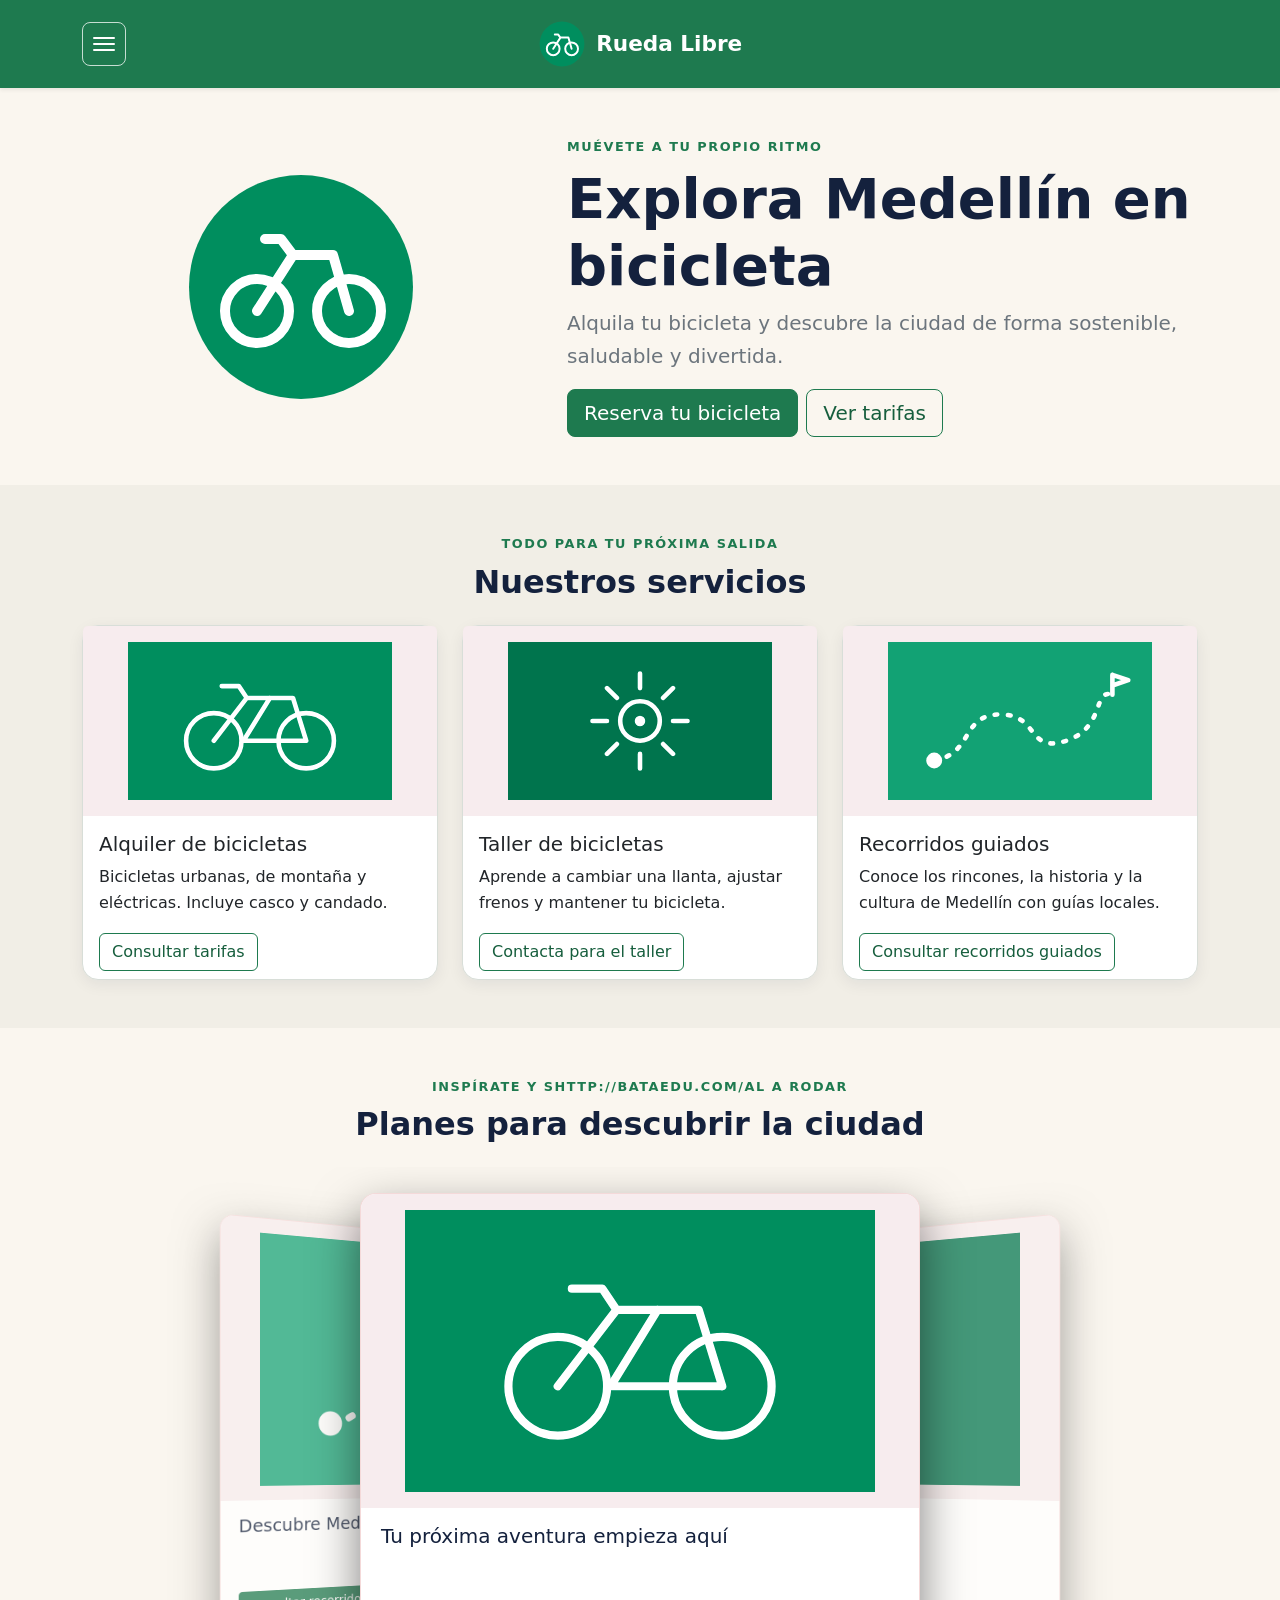
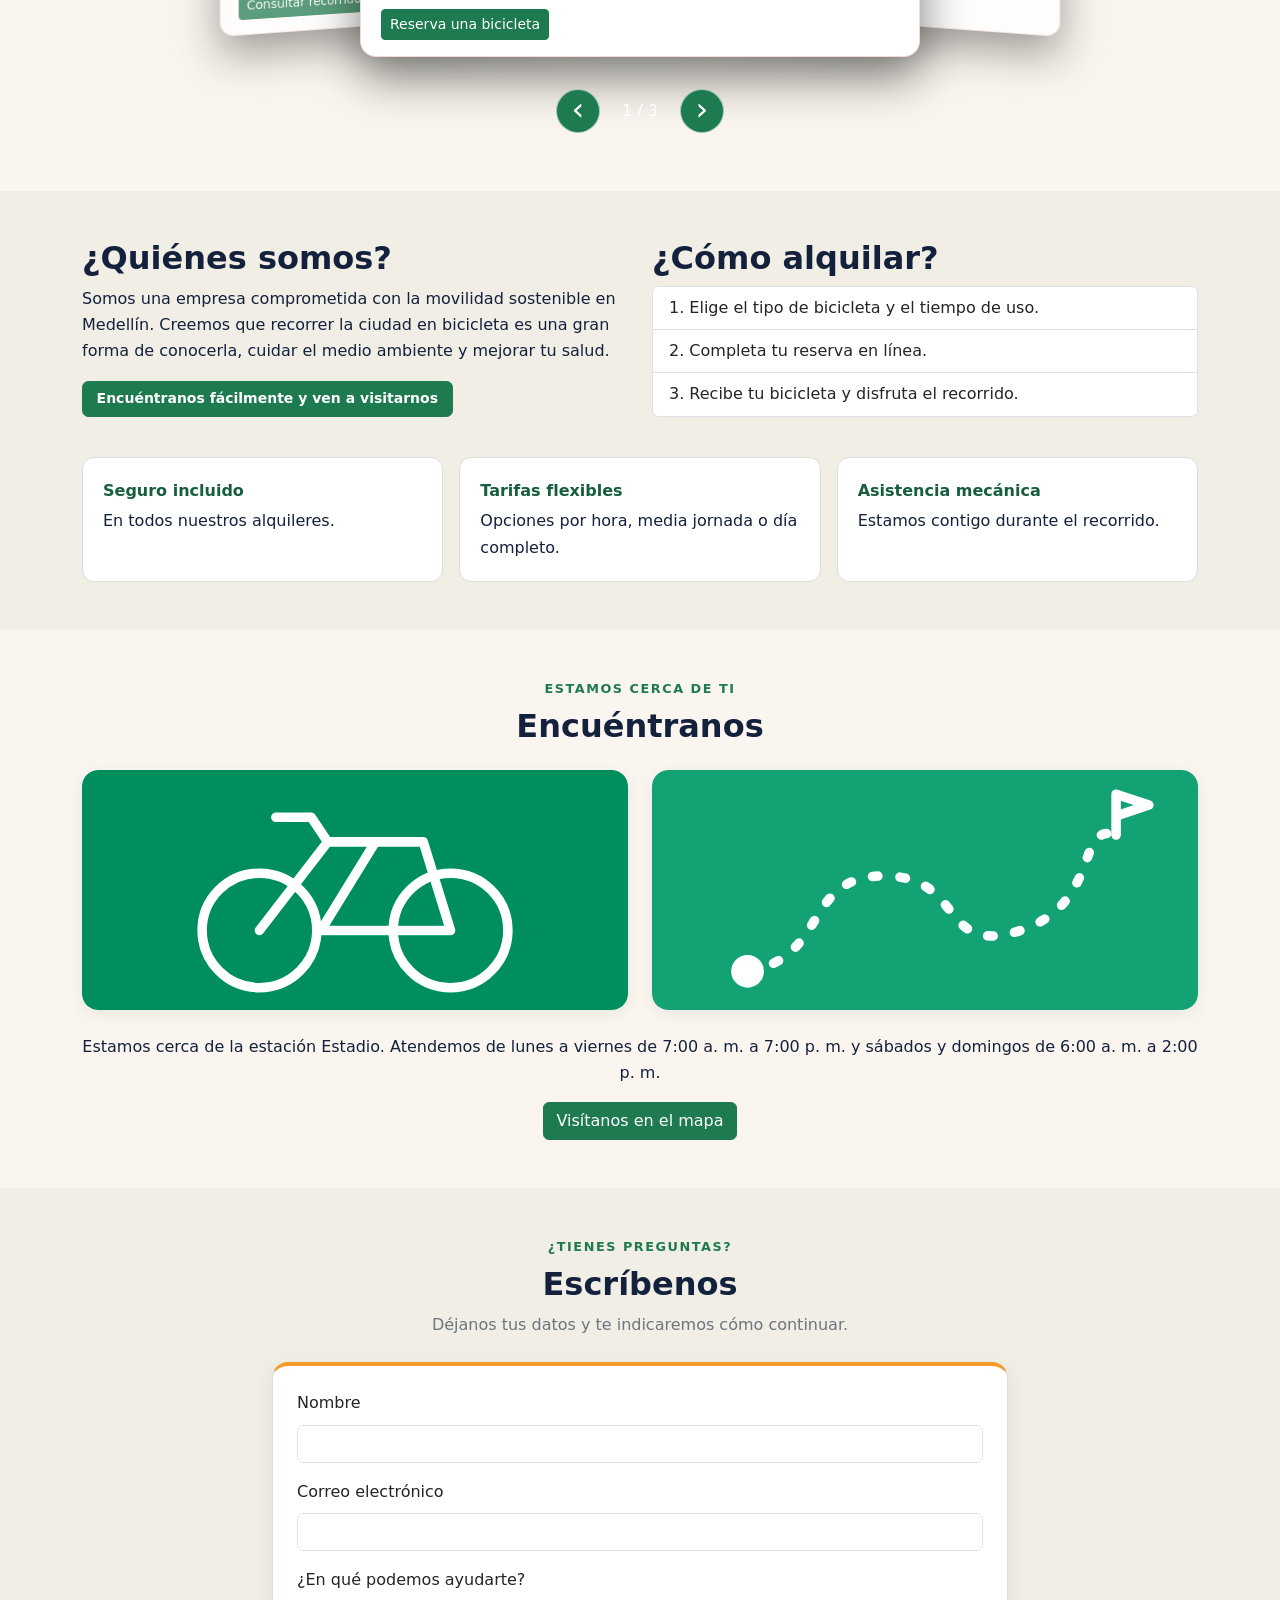
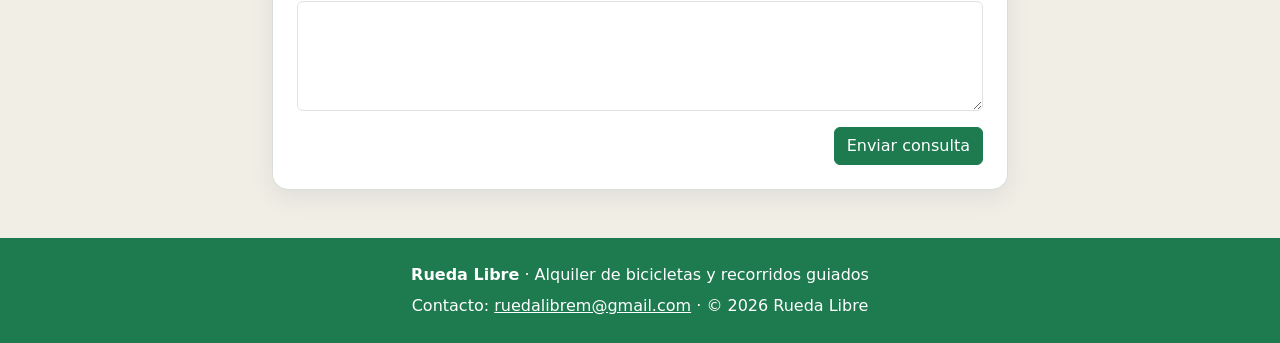
<file: index.html>
<!DOCTYPE html>
<html lang="es">
<head>
    <meta charset="UTF-8">
    <meta name="viewport" content="width=device-width, initial-scale=1">
    <meta name="description" content="Alquiler de bicicletas y recorridos guiados en Medellín.">
    <title>Rueda Libre | Bicicletas y recorridos</title>
    <link href="https://cdn.jsdelivr.net/npm/bootstrap@5.3.8/dist/css/bootstrap.min.css" rel="stylesheet">
    <link rel="stylesheet" href="bootstrap-theme.css">
    <link rel="stylesheet" href="carousel.css">
</head>
<body>
    <a class="skip-link" href="#contenido-principal">Saltar al contenido principal</a>
    <nav class="navbar navbar-dark bg-primary sticky-top shadow-sm site-navbar" aria-label="Navegación principal">
        <div class="container">
            <a class="navbar-brand" href="index.html">
                <img src="img/logo.svg" alt="" width="42" height="42">
                <span>Rueda Libre</span>
            </a>
            <details class="navbar-menu">
                <summary aria-controls="menuPrincipalLinks">
                    <span class="visually-hidden">Abrir o cerrar el menú de navegación</span>
                    <span class="menu-icon" aria-hidden="true"><span></span><span></span><span></span></span>
                </summary>
                <ul class="navbar-nav" id="menuPrincipalLinks">
                    <li class="nav-item"><a class="nav-link active" aria-current="page" href="index.html">Inicio</a></li>
                    <li class="nav-item"><a class="nav-link" href="paginas/contactanos.html">Contáctanos</a></li>
                    <li class="nav-item"><a class="nav-link" href="paginas/reservas.html">Reservas</a></li>
                    <li class="nav-item"><a class="nav-link" href="paginas/tarifas.html">Tarifas y rutas</a></li>
                </ul>
            </details>
        </div>
    </nav>

    <main id="contenido-principal" tabindex="-1">
        <section class="container py-5">
            <div class="row align-items-center g-4 g-lg-5">
                <div class="col-12 col-md-5 text-center">
                    <img class="img-fluid hero-logo" src="img/logo.svg" alt="Logo de Rueda Libre">
                </div>
                <div class="col-12 col-md-7 text-center text-md-start">
                    <p class="eyebrow mb-2">Muévete a tu propio ritmo</p>
                    <h1 class="display-4 fw-bold">Explora Medellín en bicicleta</h1>
                    <p class="lead text-secondary">Alquila tu bicicleta y descubre la ciudad de forma sostenible, saludable y divertida.</p>
                    <div class="d-flex flex-column flex-sm-row gap-2 justify-content-center justify-content-md-start">
                        <a class="btn btn-primary btn-lg" href="paginas/reservas.html">Reserva tu bicicleta</a>
                        <a class="btn btn-outline-primary btn-lg" href="paginas/tarifas.html">Ver tarifas</a>
                    </div>
                </div>
            </div>
        </section>

        <section class="bg-light py-5" aria-labelledby="servicios-title">
            <div class="container">
                <div class="text-center mb-4">
                    <p class="eyebrow mb-2">Todo para tu próxima salida</p>
                    <h2 class="section-title" id="servicios-title">Nuestros servicios</h2>
                </div>
                <div class="row row-cols-1 row-cols-sm-2 row-cols-lg-3 g-4">
                    <div class="col">
                        <article class="card h-100 service-card">
                            <img src="img/alquiler.svg" class="card-img-top service-image" alt="Ilustración de bicicleta para alquilar">
                            <div class="card-body">
                                <h3 class="card-title h5">Alquiler de bicicletas</h3>
                                <p class="card-text">Bicicletas urbanas, de montaña y eléctricas. Incluye casco y candado.</p>
                            </div>
                            <div class="card-footer bg-transparent border-0 pt-0"><a href="paginas/tarifas.html" class="btn btn-outline-primary">Consultar tarifas</a></div>
                        </article>
                    </div>
                    <div class="col">
                        <article class="card h-100 service-card">
                            <img src="img/taller.svg" class="card-img-top service-image" alt="Ilustración de taller de bicicletas">
                            <div class="card-body">
                                <h3 class="card-title h5">Taller de bicicletas</h3>
                                <p class="card-text">Aprende a cambiar una llanta, ajustar frenos y mantener tu bicicleta.</p>
                            </div>
                            <div class="card-footer bg-transparent border-0 pt-0"><a href="paginas/contactanos.html" class="btn btn-outline-primary">Contacta para el taller</a></div>
                        </article>
                    </div>
                    <div class="col">
                        <article class="card h-100 service-card">
                            <img src="img/recorridos.svg" class="card-img-top service-image" alt="Ilustración de recorrido guiado">
                            <div class="card-body">
                                <h3 class="card-title h5">Recorridos guiados</h3>
                                <p class="card-text">Conoce los rincones, la historia y la cultura de Medellín con guías locales.</p>
                            </div>
                            <div class="card-footer bg-transparent border-0 pt-0"><a href="paginas/tarifas.html#recorridos" class="btn btn-outline-primary">Consultar recorridos guiados</a></div>
                        </article>
                    </div>
                </div>
            </div>
        </section>

        <section class="container py-5" aria-labelledby="promociones-title">
            <div class="text-center mb-4">
                <p class="eyebrow mb-2">Inspírate y shttp://bataedu.com/al a rodar</p>
                <h2 class="section-title" id="promociones-title">Planes para descubrir la ciudad</h2>
            </div>
            <div id="promo-carousel"  class="three-d-carousel promo-carousel" data-carousel="promotions" data-image-prefix="img/" data-carousel-interval="5000" role="region" aria-roledescription="carrusel" aria-label="Promociones de Rueda Libre">
                <div class="three-d-track" aria-live="off"></div>
                <div class="three-d-controls">
                    <button class="three-d-button three-d-prev" type="button" aria-label="Promoción anterior">‹</button>
                    <span class="three-d-count" aria-hidden="true"></span>
                    <button class="three-d-button three-d-next" type="button" aria-label="Siguiente promoción">›</button>
                </div>
            </div>
        </section>

        <section class="bg-light py-5">
            <div class="container">
                <div class="row g-4">
                    <div class="col-12 col-lg-6">
                        <h2 class="section-title">¿Quiénes somos?</h2>
                        <p>Somos una empresa comprometida con la movilidad sostenible en Medellín. Creemos que recorrer la ciudad en bicicleta es una gran forma de conocerla, cuidar el medio ambiente y mejorar tu salud.</p>
                        <a href="#encuentranos" class="boton-visita">Encuéntranos fácilmente y ven a visitarnos</a>
                    </div>
                    <div class="col-12 col-lg-6">
                        <h2 class="section-title">¿Cómo alquilar?</h2>
                        <ol class="list-group list-group-numbered">
                            <li class="list-group-item">Elige el tipo de bicicleta y el tiempo de uso.</li>
                            <li class="list-group-item">Completa tu reserva en línea.</li>
                            <li class="list-group-item">Recibe tu bicicleta y disfruta el recorrido.</li>
                        </ol>
                    </div>
                </div>
                <div class="row g-3 mt-4">
                    <div class="col-12 col-md-4"><div class="benefit h-100"><strong>Seguro incluido</strong><span>En todos nuestros alquileres.</span></div></div>
                    <div class="col-12 col-md-4"><div class="benefit h-100"><strong>Tarifas flexibles</strong><span>Opciones por hora, media jornada o día completo.</span></div></div>
                    <div class="col-12 col-md-4"><div class="benefit h-100"><strong>Asistencia mecánica</strong><span>Estamos contigo durante el recorrido.</span></div></div>
                </div>
            </div>
        </section>

        <section class="container py-5" id="encuentranos">
            <div class="text-center mb-4">
                <p class="eyebrow mb-2">Estamos cerca de ti</p>
                <h2 class="section-title">Encuéntranos</h2>
            </div>
            <div class="row row-cols-1 row-cols-md-2 g-4 justify-content-center mb-4">
                <div class="col"><a class="location-link" href="paginas/reservas.html" aria-label="Ir a reservas de bicicletas"><img class="img-fluid rounded-4 location-image" src="img/alquiler.svg" alt="Bicicletas disponibles para alquiler"></a></div>
                <div class="col"><a class="location-link" href="https://www.google.com/maps" target="_blank" rel="noopener noreferrer" aria-label="Abrir la ubicación en Google Maps"><img class="img-fluid rounded-4 location-image" src="img/recorridos.svg" alt="Rutas para recorrer Medellín"></a></div>
            </div>
            <div class="text-center">
                <p>Estamos cerca de la estación Estadio. Atendemos de lunes a viernes de 7:00 a. m. a 7:00 p. m. y sábados y domingos de 6:00 a. m. a 2:00 p. m.</p>
                <a class="btn btn-primary" href="https://www.google.com/maps" target="_blank" rel="noopener noreferrer">Visítanos en el mapa</a>
            </div>
        </section>

        <section class="bg-light py-5" aria-labelledby="consulta-title">
            <div class="container">
                <div class="row justify-content-center">
                    <div class="col-12 col-lg-8">
                        <header class="text-center mb-4">
                            <p class="eyebrow mb-2">¿Tienes preguntas?</p>
                            <h2 class="section-title" id="consulta-title">Escríbenos</h2>
                            <p class="text-secondary">Déjanos tus datos y te indicaremos cómo continuar.</p>
                        </header>
                        <form id="consulta-form" class="card form-card p-3 p-md-4">
                            <div class="mb-3">
                                <label class="form-label" for="consulta-nombre">Nombre</label>
                                <input class="form-control" type="text" id="consulta-nombre" name="nombre" autocomplete="name" required minlength="2">
                            </div>
                            <div class="mb-3">
                                <label class="form-label" for="consulta-correo">Correo electrónico</label>
                                <input class="form-control" type="email" id="consulta-correo" name="correo" autocomplete="email" required>
                            </div>
                            <div class="mb-3">
                                <label class="form-label" for="consulta-mensaje">¿En qué podemos ayudarte?</label>
                                <textarea class="form-control" id="consulta-mensaje" name="mensaje" rows="4" required minlength="10" maxlength="500"></textarea>
                            </div>
                            <div class="d-grid d-sm-flex justify-content-sm-end">
                                <button class="btn btn-primary" type="submit">Enviar consulta</button>
                            </div>
                        </form>
                    </div>
                </div>
            </div>
        </section>
    </main>

    <div class="modal fade" id="consulta-modal" tabindex="-1" aria-labelledby="consulta-modal-title" aria-hidden="true">
        <div class="modal-dialog modal-dialog-centered">
            <div class="modal-content">
                <div class="modal-header">
                    <h2 class="modal-title h5" id="consulta-modal-title">Consulta lista</h2>
                    <button class="btn-close" type="button" data-bs-dismiss="modal" aria-label="Cerrar"></button>
                </div>
                <div class="modal-body">
                    <p>Este sitio es una demostración estática y no envía ni almacena tus datos. Para contactarnos, escríbenos directamente a <a href="mailto:ruedalibrem@gmail.com">ruedalibrem@gmail.com</a>.</p>
                </div>
                <div class="modal-footer">
                    <button class="btn btn-primary" type="button" data-bs-dismiss="modal">Entendido</button>
                </div>
            </div>
        </div>
    </div>

    <footer class="site-footer py-4">
        <div class="container text-center">
            <p class="mb-1"><strong>Rueda Libre</strong> · Alquiler de bicicletas y recorridos guiados</p>
            <p class="mb-0">Contacto: <a href="mailto:ruedalibrem@gmail.com">ruedalibrem@gmail.com</a> · © 2026 Rueda Libre</p>
        </div>
    </footer>
    <script src="https://cdn.jsdelivr.net/npm/bootstrap@5.3.8/dist/js/bootstrap.bundle.min.js"></script>
    <script src="carousel.js"></script>
    <script>
        document.getElementById("consulta-form").addEventListener("submit", (event) => {
            event.preventDefault();
            bootstrap.Modal.getOrCreateInstance(document.getElementById("consulta-modal")).show();
        });
    </script>
</body>
</html>
</file>
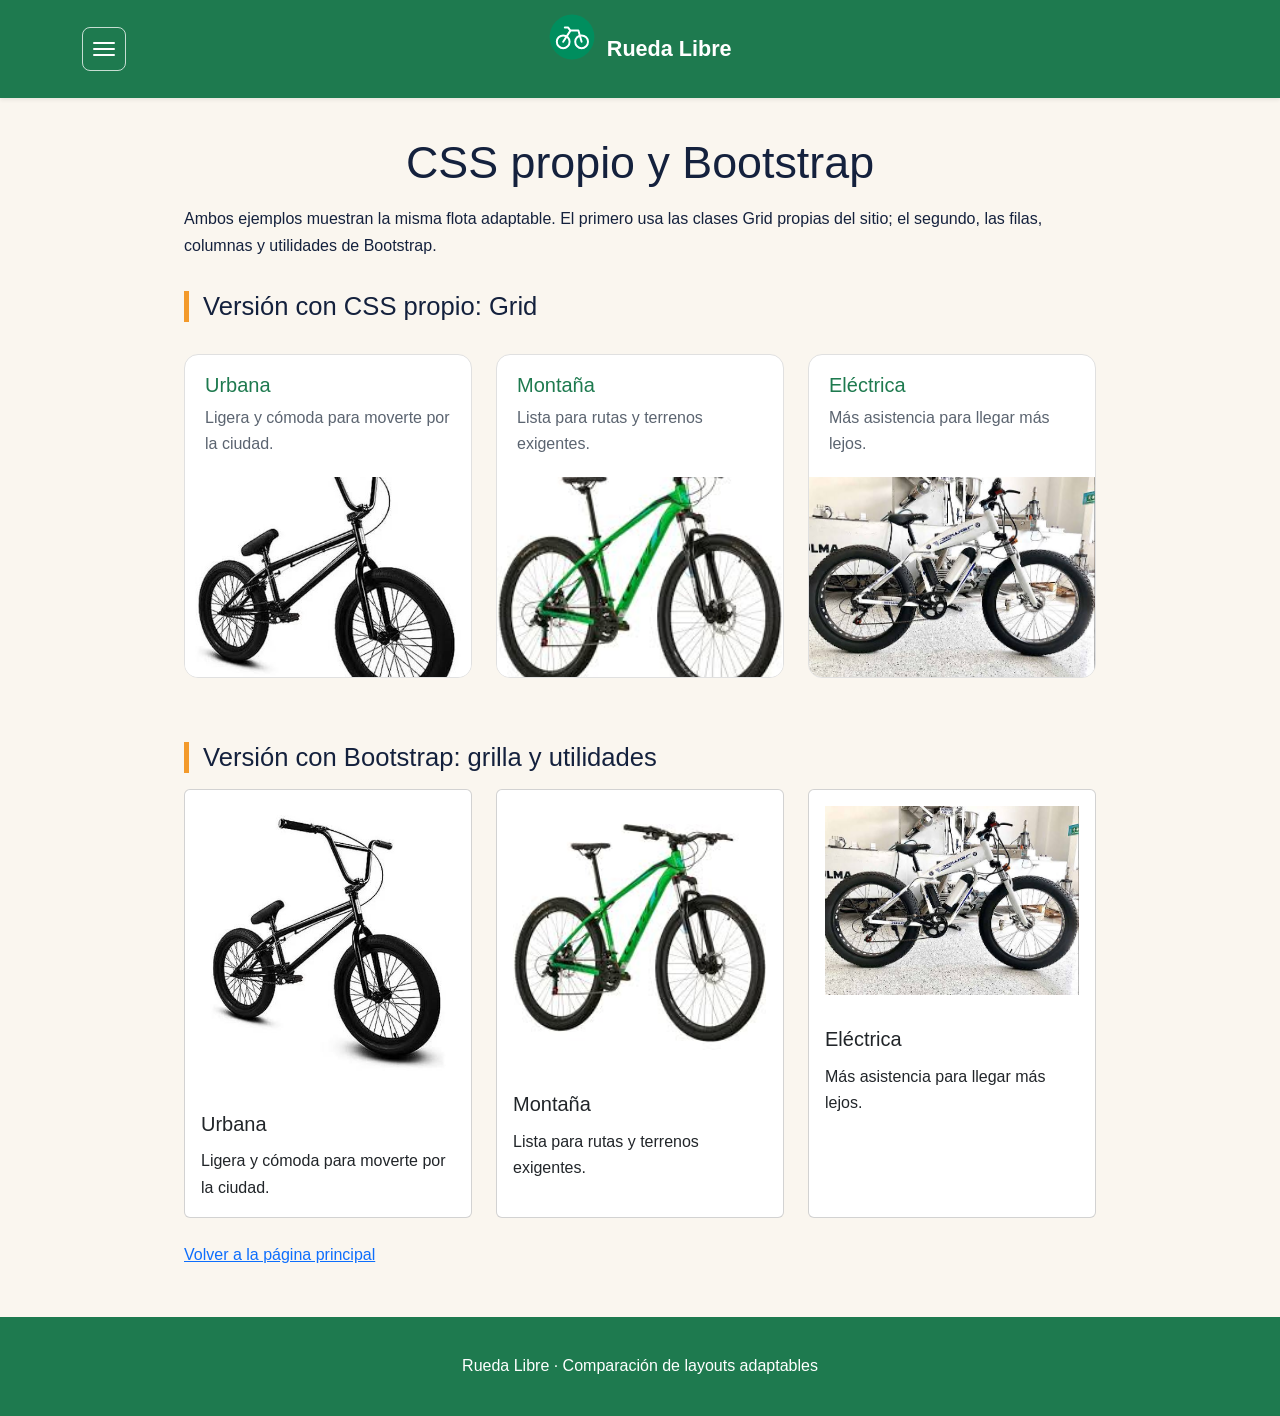
<file: comparacion-css.html>
<!DOCTYPE html>
<html lang="es">
<head>
    <meta charset="UTF-8">
    <meta name="viewport" content="width=device-width, initial-scale=1">
    <title>Comparación CSS y Bootstrap | Rueda Libre</title>
    <link href="https://cdn.jsdelivr.net/npm/bootstrap@5.3.8/dist/css/bootstrap.min.css" rel="stylesheet">
    <link rel="stylesheet" href="bootstrap-theme.css">
    <link rel="stylesheet" href="style.css">
</head>
<body>
    <a class="skip-link" href="#contenido-principal">Saltar al contenido principal</a>
    <nav class="navbar navbar-dark bg-primary sticky-top shadow-sm site-navbar" aria-label="Navegación principal">
        <div class="container">
            <a class="navbar-brand" href="index.html"><img src="img/logo.svg" alt="" width="42" height="42"><span>Rueda Libre</span></a>
            <details class="navbar-menu">
                <summary aria-controls="menuPrincipalLinks">
                    <span class="visually-hidden">Abrir o cerrar el menú de navegación</span>
                    <span class="menu-icon" aria-hidden="true"><span></span><span></span><span></span></span>
                </summary>
                <ul class="navbar-nav" id="menuPrincipalLinks">
                    <li class="nav-item"><a class="nav-link" href="index.html">Inicio</a></li>
                    <li class="nav-item"><a class="nav-link" href="paginas/contactanos.html">Contáctanos</a></li>
                    <li class="nav-item"><a class="nav-link" href="paginas/reservas.html">Reservas</a></li>
                    <li class="nav-item"><a class="nav-link" href="paginas/tarifas.html">Tarifas y rutas</a></li>
                </ul>
            </details>
        </div>
    </nav>
    <main id="contenido-principal" tabindex="-1">
        <h1>CSS propio y Bootstrap</h1>
        <p>Ambos ejemplos muestran la misma flota adaptable. El primero usa las clases Grid propias del sitio; el segundo, las filas, columnas y utilidades de Bootstrap.</p>

        <h2>Versión con CSS propio: Grid</h2>
        <section class="servicios" aria-label="Tarjetas con CSS propio">
            <article class="servicio">
                <h3>Urbana</h3>
                <p>Ligera y cómoda para moverte por la ciudad.</p>
                <img src="img/urbana.jpeg" alt="Bicicleta urbana">
            </article>
            <article class="servicio">
                <h3>Montaña</h3>
                <p>Lista para rutas y terrenos exigentes.</p>
                <img src="img/montaña1.jpeg" alt="Bicicleta de montaña">
            </article>
            <article class="servicio">
                <h3>Eléctrica</h3>
                <p>Más asistencia para llegar más lejos.</p>
                <img src="img/electrica.jpeg" alt="Bicicleta eléctrica">
            </article>
        </section>

        <h2>Versión con Bootstrap: grilla y utilidades</h2>
        <section class="container-fluid px-0" aria-label="Tarjetas con Bootstrap">
            <div class="row row-cols-1 row-cols-sm-2 row-cols-lg-3 g-4">
                <div class="col"><article class="card h-100"><img src="img/urbana.jpeg" class="card-img-top p-3" alt="Bicicleta urbana"><div class="card-body"><h3 class="card-title h5">Urbana</h3><p class="card-text">Ligera y cómoda para moverte por la ciudad.</p></div></article></div>
                <div class="col"><article class="card h-100"><img src="img/montaña1.jpeg" class="card-img-top p-3" alt="Bicicleta de montaña"><div class="card-body"><h3 class="card-title h5">Montaña</h3><p class="card-text">Lista para rutas y terrenos exigentes.</p></div></article></div>
                <div class="col"><article class="card h-100"><img src="img/electrica.jpeg" class="card-img-top p-3" alt="Bicicleta eléctrica"><div class="card-body"><h3 class="card-title h5">Eléctrica</h3><p class="card-text">Más asistencia para llegar más lejos.</p></div></article></div>
            </div>
        </section>
        <p class="mt-4"><a href="index.html">Volver a la página principal</a></p>
    </main>
    <footer><p>Rueda Libre · Comparación de layouts adaptables</p></footer>
</body>
</html>
</file>
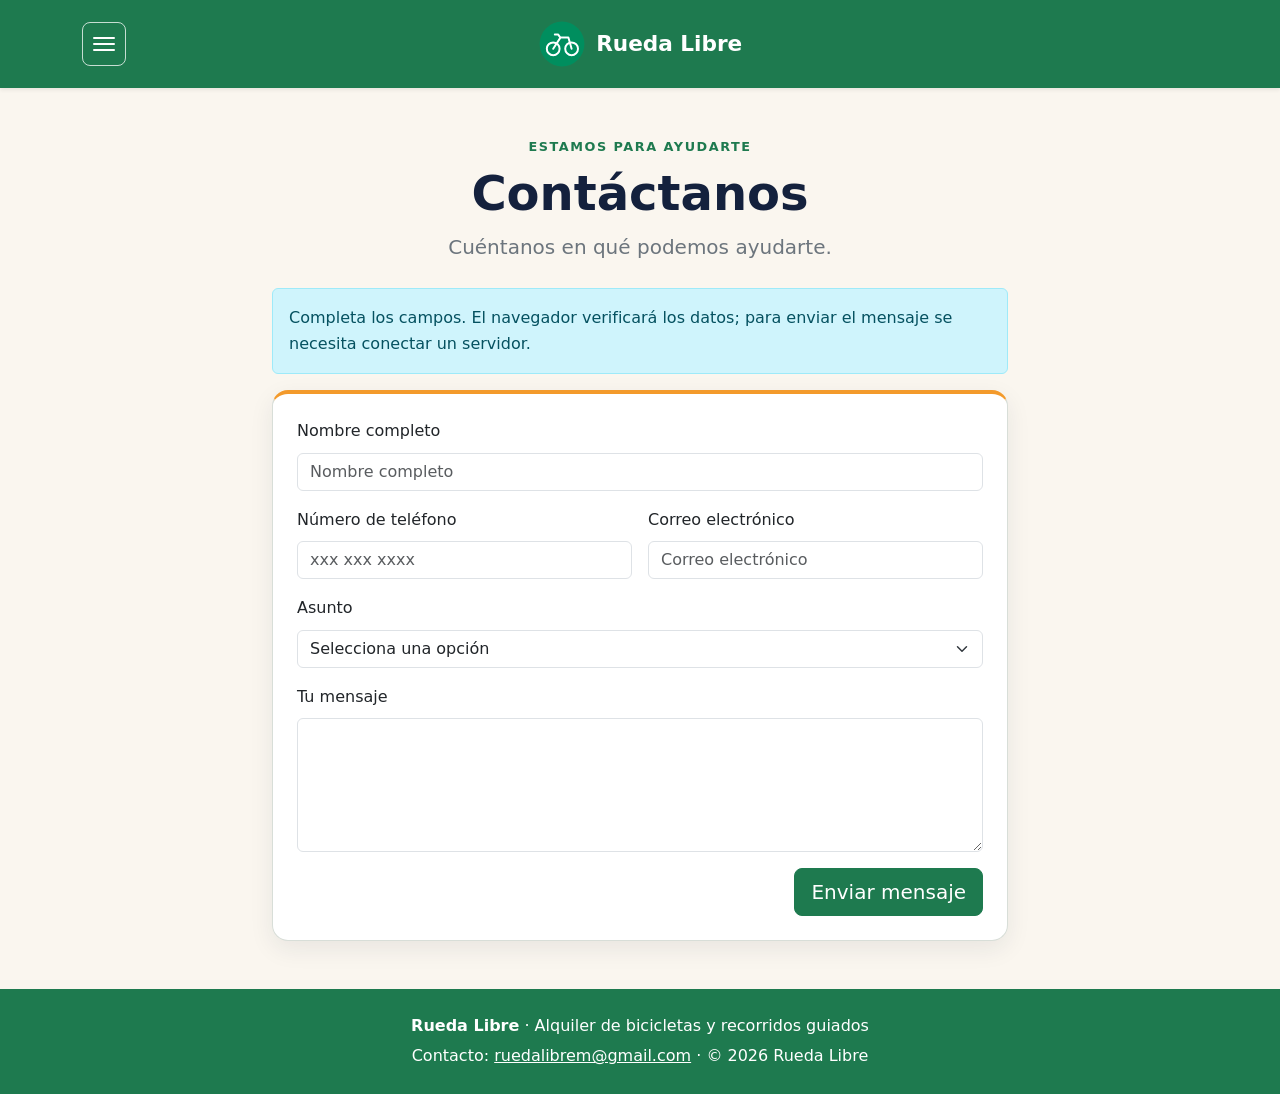
<file: paginas/contactanos.html>
<!DOCTYPE html>
<html lang="es">
<head>
    <meta charset="UTF-8">
    <meta name="viewport" content="width=device-width, initial-scale=1">
    <title>Contáctanos | Rueda Libre</title>
    <link href="https://cdn.jsdelivr.net/npm/bootstrap@5.3.8/dist/css/bootstrap.min.css" rel="stylesheet">
    <link rel="stylesheet" href="../bootstrap-theme.css">
</head>
<body>
    <a class="skip-link" href="#contenido-principal">Saltar al contenido principal</a>
    <nav class="navbar navbar-dark bg-primary sticky-top shadow-sm site-navbar" aria-label="Navegación principal">
        <div class="container">
            <a class="navbar-brand" href="../index.html"><img src="../img/logo.svg" alt="" width="42" height="42"><span>Rueda Libre</span></a>
            <details class="navbar-menu">
                <summary aria-controls="menuPrincipalLinks">
                    <span class="visually-hidden">Abrir o cerrar el menú de navegación</span>
                    <span class="menu-icon" aria-hidden="true"><span></span><span></span><span></span></span>
                </summary>
                <ul class="navbar-nav" id="menuPrincipalLinks">
                <li class="nav-item"><a class="nav-link" href="../index.html">Inicio</a></li>
                <li class="nav-item"><a class="nav-link active" aria-current="page" href="contactanos.html">Contáctanos</a></li>
                <li class="nav-item"><a class="nav-link" href="reservas.html">Reservas</a></li>
                <li class="nav-item"><a class="nav-link" href="tarifas.html">Tarifas y rutas</a></li>
                </ul>
            </details>
        </div>
    </nav>
    <main class="container py-5" id="contenido-principal" tabindex="-1">
        <div class="row justify-content-center">
            <div class="col-12 col-lg-8">
                <header class="text-center mb-4">
                    <p class="eyebrow mb-2">Estamos para ayudarte</p>
                    <h1 class="display-5 fw-bold">Contáctanos</h1>
                    <p class="lead text-secondary">Cuéntanos en qué podemos ayudarte.</p>
                </header>
                <div class="alert alert-info" role="status">Completa los campos. El navegador verificará los datos; para enviar el mensaje se necesita conectar un servidor.</div>
                <form class="card form-card p-3 p-md-4" method="post">
                    <div class="row g-3">
                        <div class="col-12">
                            <label class="form-label" for="nombre">Nombre completo</label>
                            <input class="form-control" type="text" id="nombre" name="nombre" autocomplete="name" required minlength="2" placeholder="Nombre completo">
                        </div>
                        <div class="col-12 col-md-6">
                            <label class="form-label" for="telefono">Número de teléfono</label>
                            <input class="form-control" type="tel" id="telefono" name="telefono" autocomplete="tel" placeholder="xxx xxx xxxx" pattern="[0-9]{7,15}" required>
                        </div>
                        <div class="col-12 col-md-6">
                            <label class="form-label" for="correo">Correo electrónico</label>
                            <input class="form-control" type="email" id="correo" name="correo" autocomplete="email" placeholder="Correo electrónico" required>
                        </div>
                        <div class="col-12">
                            <label class="form-label" for="asunto">Asunto</label>
                            <select class="form-select" id="asunto" name="asunto" required>
                                <option value="" selected disabled>Selecciona una opción</option>
                                <option>Consulta general</option><option>Soporte</option><option>Comentario</option><option>Otro</option>
                            </select>
                        </div>
                        <div class="col-12">
                            <label class="form-label" for="mensaje">Tu mensaje</label>
                            <textarea class="form-control" id="mensaje" name="mensaje" rows="5" required minlength="10" maxlength="1000"></textarea>
                        </div>
                        <div class="col-12 d-grid d-sm-flex justify-content-sm-end">
                            <button class="btn btn-primary btn-lg" type="submit">Enviar mensaje</button>
                        </div>
                    </div>
                </form>
            </div>
        </div>
    </main>
    <footer class="site-footer py-4"><div class="container text-center"><p class="mb-1"><strong>Rueda Libre</strong> · Alquiler de bicicletas y recorridos guiados</p><p class="mb-0">Contacto: <a href="mailto:ruedalibrem@gmail.com">ruedalibrem@gmail.com</a> · © 2026 Rueda Libre</p></div></footer>
</body>
</html>
</file>
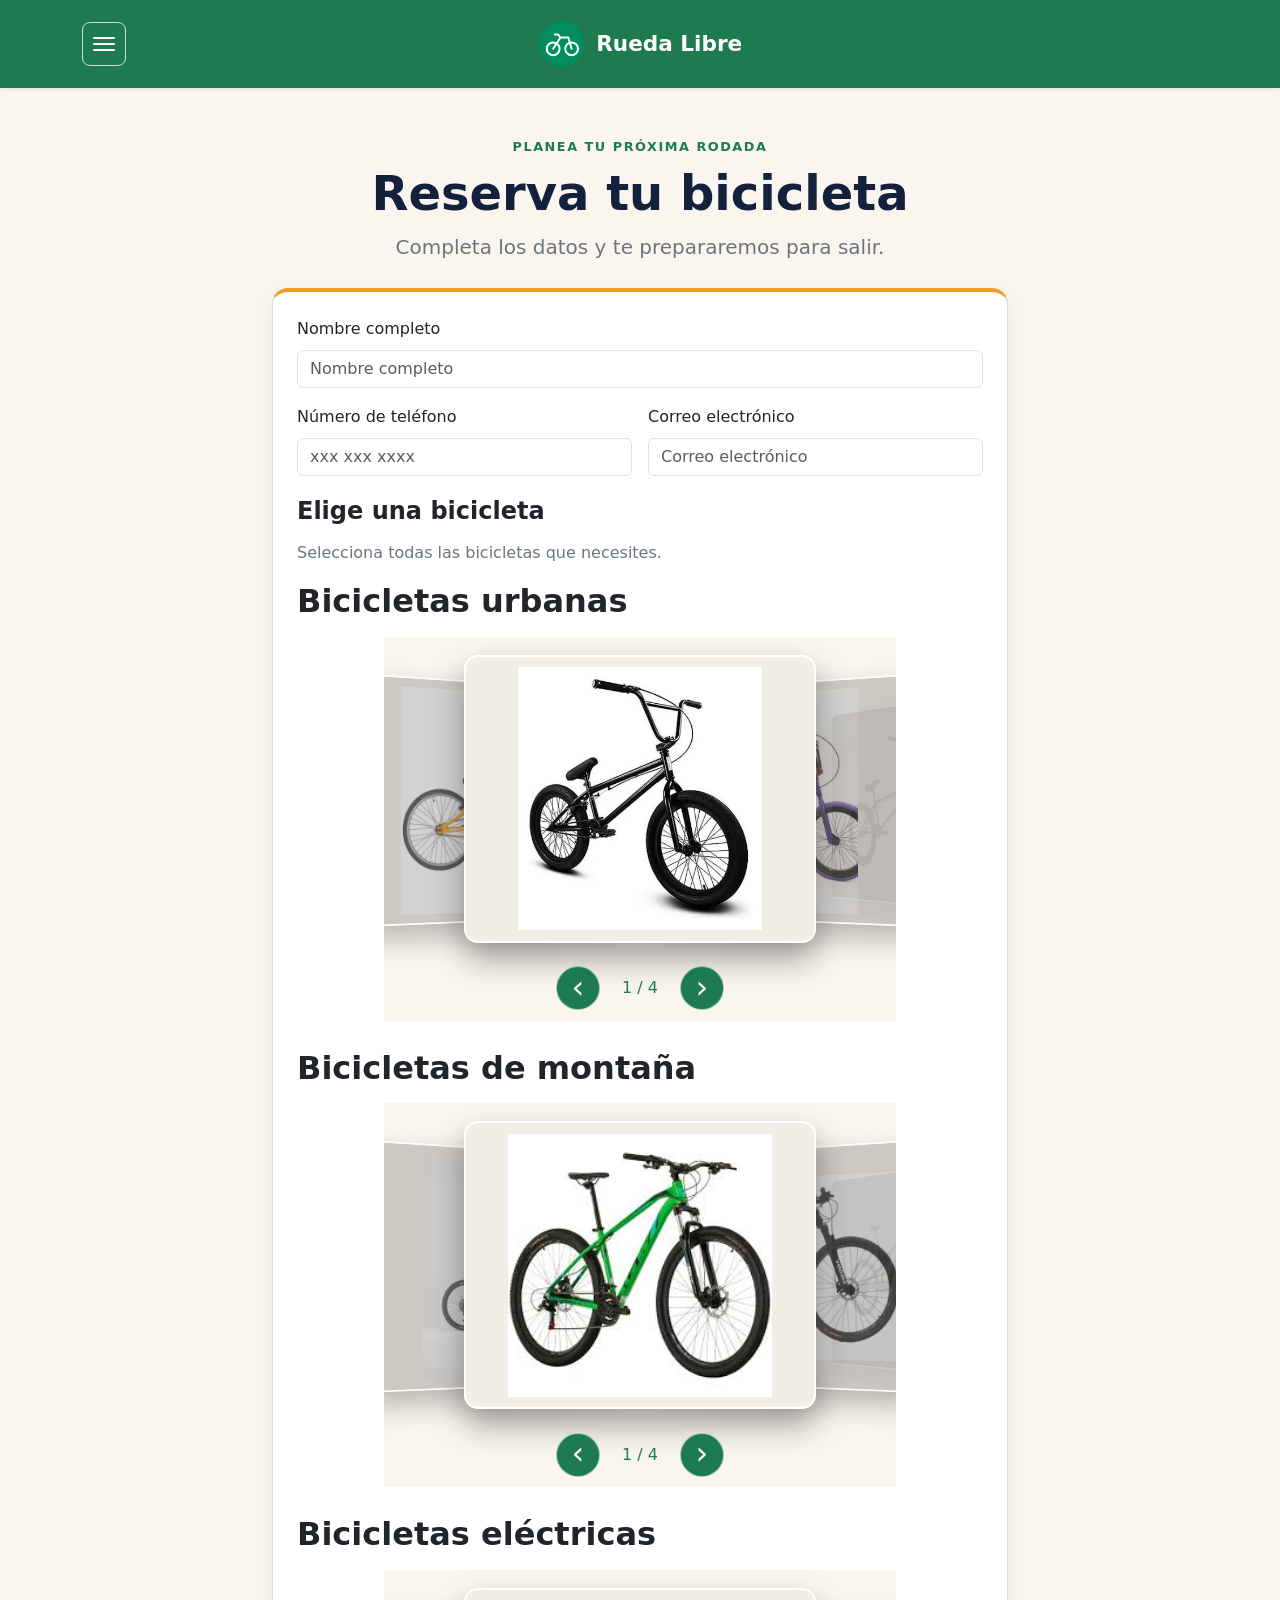
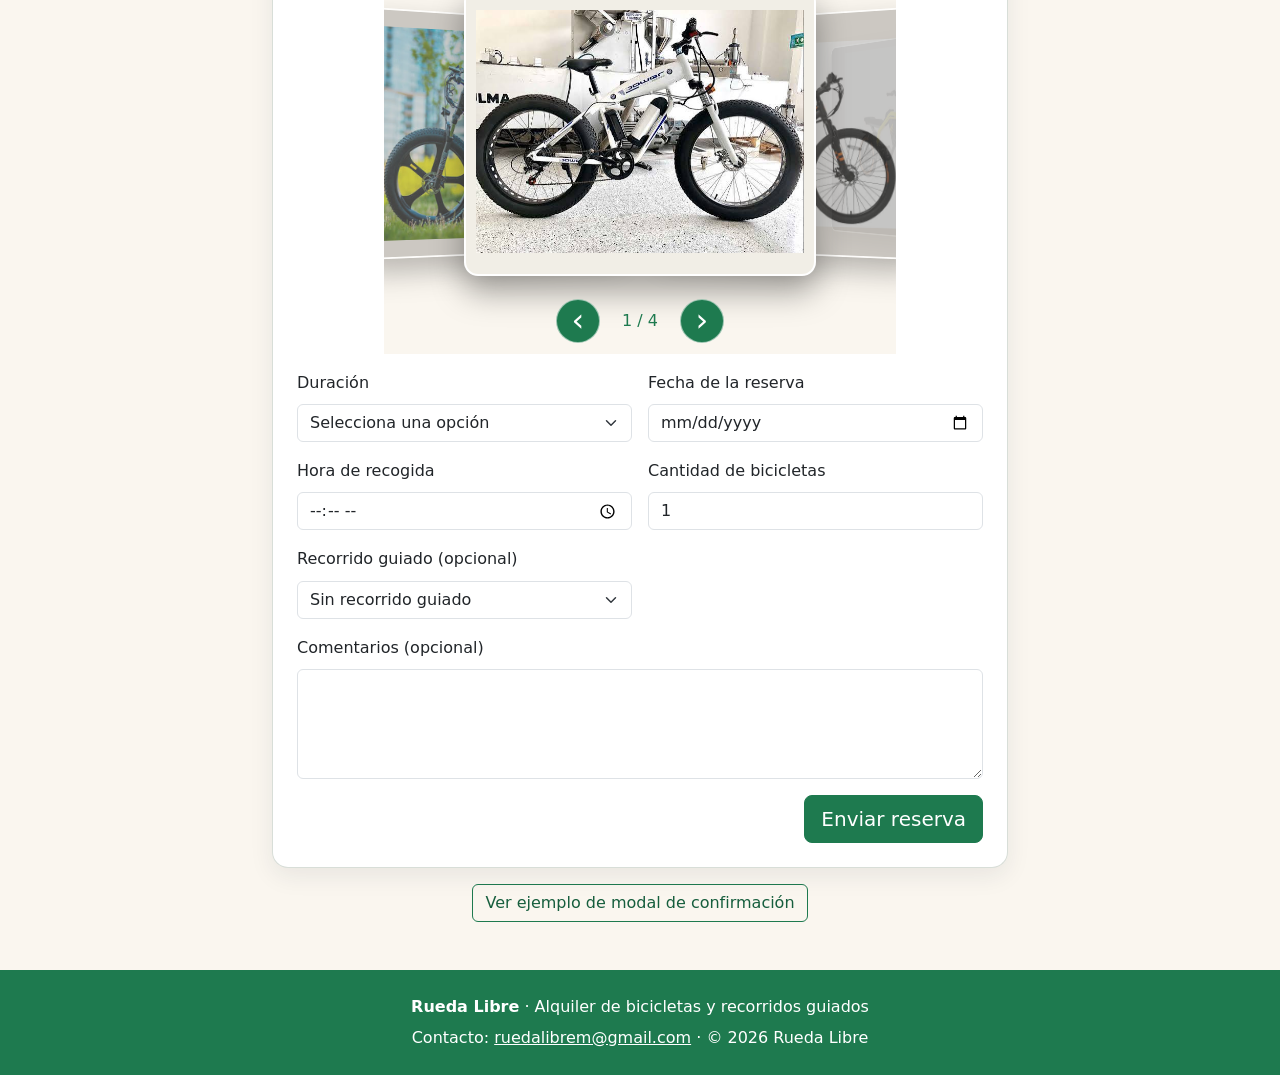
<file: paginas/reservas.html>
<!DOCTYPE html>
<html lang="es">
<head>
    <meta charset="UTF-8">
    <meta name="viewport" content="width=device-width, initial-scale=1">
    <title>Reservas | Rueda Libre</title>
    <link href="https://cdn.jsdelivr.net/npm/bootstrap@5.3.8/dist/css/bootstrap.min.css" rel="stylesheet">
    <link rel="stylesheet" href="../bootstrap-theme.css">
    <link rel="stylesheet" href="../carousel.css">
</head>
<body>
    <a class="skip-link" href="#contenido-principal">Saltar al contenido principal</a>
    <nav class="navbar navbar-dark bg-primary sticky-top shadow-sm site-navbar" aria-label="Navegación principal">
        <div class="container">
            <a class="navbar-brand" href="../index.html"><img src="../img/logo.svg" alt="" width="42" height="42"><span>Rueda Libre</span></a>
            <details class="navbar-menu">
                <summary aria-controls="menuPrincipalLinks">
                    <span class="visually-hidden">Abrir o cerrar el menú de navegación</span>
                    <span class="menu-icon" aria-hidden="true"><span></span><span></span><span></span></span>
                </summary>
                <ul class="navbar-nav" id="menuPrincipalLinks">
                <li class="nav-item"><a class="nav-link" href="../index.html">Inicio</a></li>
                <li class="nav-item"><a class="nav-link" href="contactanos.html">Contactanos</a></li>
                <li class="nav-item"><a class="nav-link active" aria-current="page" href="reservas.html">Reservas</a></li>
                <li class="nav-item"><a class="nav-link" href="tarifas.html">Tarifas y rutas</a></li>
                </ul>
            </details>
        </div>
    </nav>

    <main class="container py-5" id="contenido-principal" tabindex="-1">
        <div class="row justify-content-center">
            <div class="col-12 col-lg-9 col-xl-8">
                <header class="text-center mb-4">
                    <p class="eyebrow mb-2">Planea tu próxima rodada</p>
                    <h1 class="display-5 fw-bold">Reserva tu bicicleta</h1>
                    <p class="lead text-secondary">Completa los datos y te prepararemos para salir.</p>
                </header>
                
                <form id="reserva-form" class="card form-card p-3 p-md-4" method="post">
                    <div class="row g-3">
                        <div class="col-12">
                            <label for="nombre" class="form-label">Nombre completo</label>
                            <input class="form-control" type="text" id="nombre" name="nombre" autocomplete="name" required minlength="2" placeholder="Nombre completo">
                        </div>
                        <div class="col-12 col-md-6">
                            <label for="telefono" class="form-label">Número de teléfono</label>
                            <input class="form-control" type="tel" id="telefono" name="telefono" autocomplete="tel" placeholder="xxx xxx xxxx" required pattern="[0-9]{7,15}">
                        </div>
                        <div class="col-12 col-md-6">
                            <label for="correo" class="form-label">Correo electrónico</label>
                            <input class="form-control" type="email" id="correo" name="correo" autocomplete="email" placeholder="Correo electrónico" required>
                        </div>
                        <div class="col-12">
                            <fieldset class="bike-selection">
                                <legend class="form-label fw-semibold">Elige una bicicleta</legend>
                                <p class="text-secondary">Selecciona todas las bicicletas que necesites.</p>

                                <section class="bike-category" aria-labelledby="urbanas-title">
                                    <h2 class="h5 section-title mb-3" id="urbanas-title">Bicicletas urbanas</h2>
                                    <div id="urbanas-carousel" class="three-d-carousel bike-carousel" data-carousel="urbanas" data-image-prefix="../img/" data-carousel-interval="4000" role="region" aria-roledescription="carrusel" aria-label="Opciones de bicicletas urbanas">
                                        <div class="three-d-track" aria-live="off"></div>
                                        <div class="three-d-controls">
                                            <button class="three-d-button three-d-prev" type="button" aria-label="Opción urbana anterior">‹</button>
                                            <span class="three-d-count" aria-hidden="true">1 / 4</span>
                                            <button class="three-d-button three-d-next" type="button" aria-label="Opción urbana siguiente">›</button>
                                        </div>
                                    </div>
                                </section>

                                <section class="bike-category" aria-labelledby="montana-title">
                                    <h2 class="h5 section-title mb-3" id="montana-title">Bicicletas de montaña</h2>
                                    <div id="montana-carousel" class="three-d-carousel bike-carousel" data-carousel="montana" data-image-prefix="../img/" data-carousel-interval="4000" role="region" aria-roledescription="carrusel" aria-label="Opciones de bicicletas de montaña">
                                        <div class="three-d-track" aria-live="off"></div>
                                        <div class="three-d-controls">
                                            <button class="three-d-button three-d-prev" type="button" aria-label="Opción de montaña anterior">‹</button>
                                            <span class="three-d-count" aria-hidden="true">1 / 4</span>
                                            <button class="three-d-button three-d-next" type="button" aria-label="Opción de montaña siguiente">›</button>
                                        </div>
                                    </div>
                                </section>

                                <section class="bike-category" aria-labelledby="electricas-title">
                                    <h2 class="h5 section-title mb-3" id="electricas-title">Bicicletas eléctricas</h2>
                                    <div id="electricas-carousel" class="three-d-carousel bike-carousel" data-carousel="electricas" data-image-prefix="../img/" data-carousel-interval="4000" role="region" aria-roledescription="carrusel" aria-label="Opciones de bicicletas eléctricas">
                                        <div class="three-d-track" aria-live="off"></div>
                                        <div class="three-d-controls">
                                            <button class="three-d-button three-d-prev" type="button" aria-label="Opción eléctrica anterior">‹</button>
                                            <span class="three-d-count" aria-hidden="true">1 / 4</span>
                                            <button class="three-d-button three-d-next" type="button" aria-label="Opción eléctrica siguiente">›</button>
                                        </div>
                                    </div>
                                </section>
                                <div class="invalid-feedback">Selecciona una bicicleta antes de continuar.</div>
                            </fieldset>
                        </div>
                        <div class="col-12 col-md-6">
                            <label for="duracion" class="form-label">Duración</label>
                            <select class="form-select" id="duracion" name="duracion" required>
                                <option value="" selected disabled>Selecciona una opción</option>
                                <option value="1 hora">1 hora</option>
                                <option value="Media jornada (4 h)">Media jornada (4 h)</option>
                                <option value="Jornada completa">Jornada completa</option>
                            </select>
                            <div class="invalid-feedback">Selecciona la duración del alquiler.</div>
                        </div>
                        <div class="col-12 col-md-6">
                            <label for="fecha" class="form-label">Fecha de la reserva</label>
                            <input class="form-control" type="date" id="fecha" name="fecha" required>
                            <div class="invalid-feedback">Selecciona una fecha válida.</div>
                        </div>
                        <div class="col-12 col-md-6">
                            <label for="hora" class="form-label">Hora de recogida</label>
                            <input class="form-control" type="time" id="hora" name="hora" required>
                            <div class="invalid-feedback">Selecciona una hora.</div>
                        </div>
                        <div class="col-12 col-md-6">
                            <label for="cantidad" class="form-label">Cantidad de bicicletas</label>
                            <input class="form-control" type="number" id="cantidad" name="cantidad" min="1" max="10" value="1" required>
                            <div class="invalid-feedback">Elige entre 1 y 10 bicicletas.</div>
                        </div>
                        <div class="col-12 col-md-6">
                            <label for="recorrido" class="form-label">Recorrido guiado (opcional)</label>
                            <select class="form-select" id="recorrido" name="recorrido">
                                <option value="">Sin recorrido guiado</option>
                                <option value="Río y parques">Río y parques</option>
                                <option value="Sabores de barrio">Sabores de barrio</option>
                                <option value="Reto Las Palmas">Reto Las Palmas</option>
                            </select>
                        </div>
                        <div class="col-12">
                            <label for="comentarios" class="form-label">Comentarios (opcional)</label>
                            <textarea class="form-control" id="comentarios" name="comentarios" rows="4" maxlength="500"></textarea>
                        </div>
                        <div class="col-12 d-grid d-sm-flex justify-content-sm-end">
                            <button class="btn btn-primary btn-lg" type="submit">Enviar reserva</button>
                        </div>
                    </div>
                </form>
                <div class="text-center mt-3">
                    <a class="btn btn-outline-primary" href="#reserva-modal">Ver ejemplo de modal de confirmación</a>
                </div>
            </div>
        </div>
        <section class="css-modal" id="reserva-modal" aria-labelledby="reserva-modal-title" tabindex="-1">
            <div class="css-modal-content">
                <h2 class="h4" id="reserva-modal-title">Solicitud de reserva</h2>
                <p>Este es un ejemplo visual de confirmación. Sin JavaScript ni un servidor, la página no puede leer ni enviar los datos del formulario.</p>
                <a class="btn btn-primary" href="#reserva-form">Volver a la reserva</a>
            </div>
        </section>
    </main>

    <footer class="site-footer py-4"><div class="container text-center"><p class="mb-1"><strong>Rueda Libre</strong> · Alquiler de bicicletas y recorridos guiados</p><p class="mb-0">Contacto: <a href="mailto:ruedalibrem@gmail.com">ruedalibrem@gmail.com</a> · © 2026 Rueda Libre</p></div></footer>
    <script src="https://cdn.jsdelivr.net/npm/bootstrap@5.3.8/dist/js/bootstrap.bundle.min.js"></script>
    <script src="../carousel.js"></script>
</body>
</html>
</file>
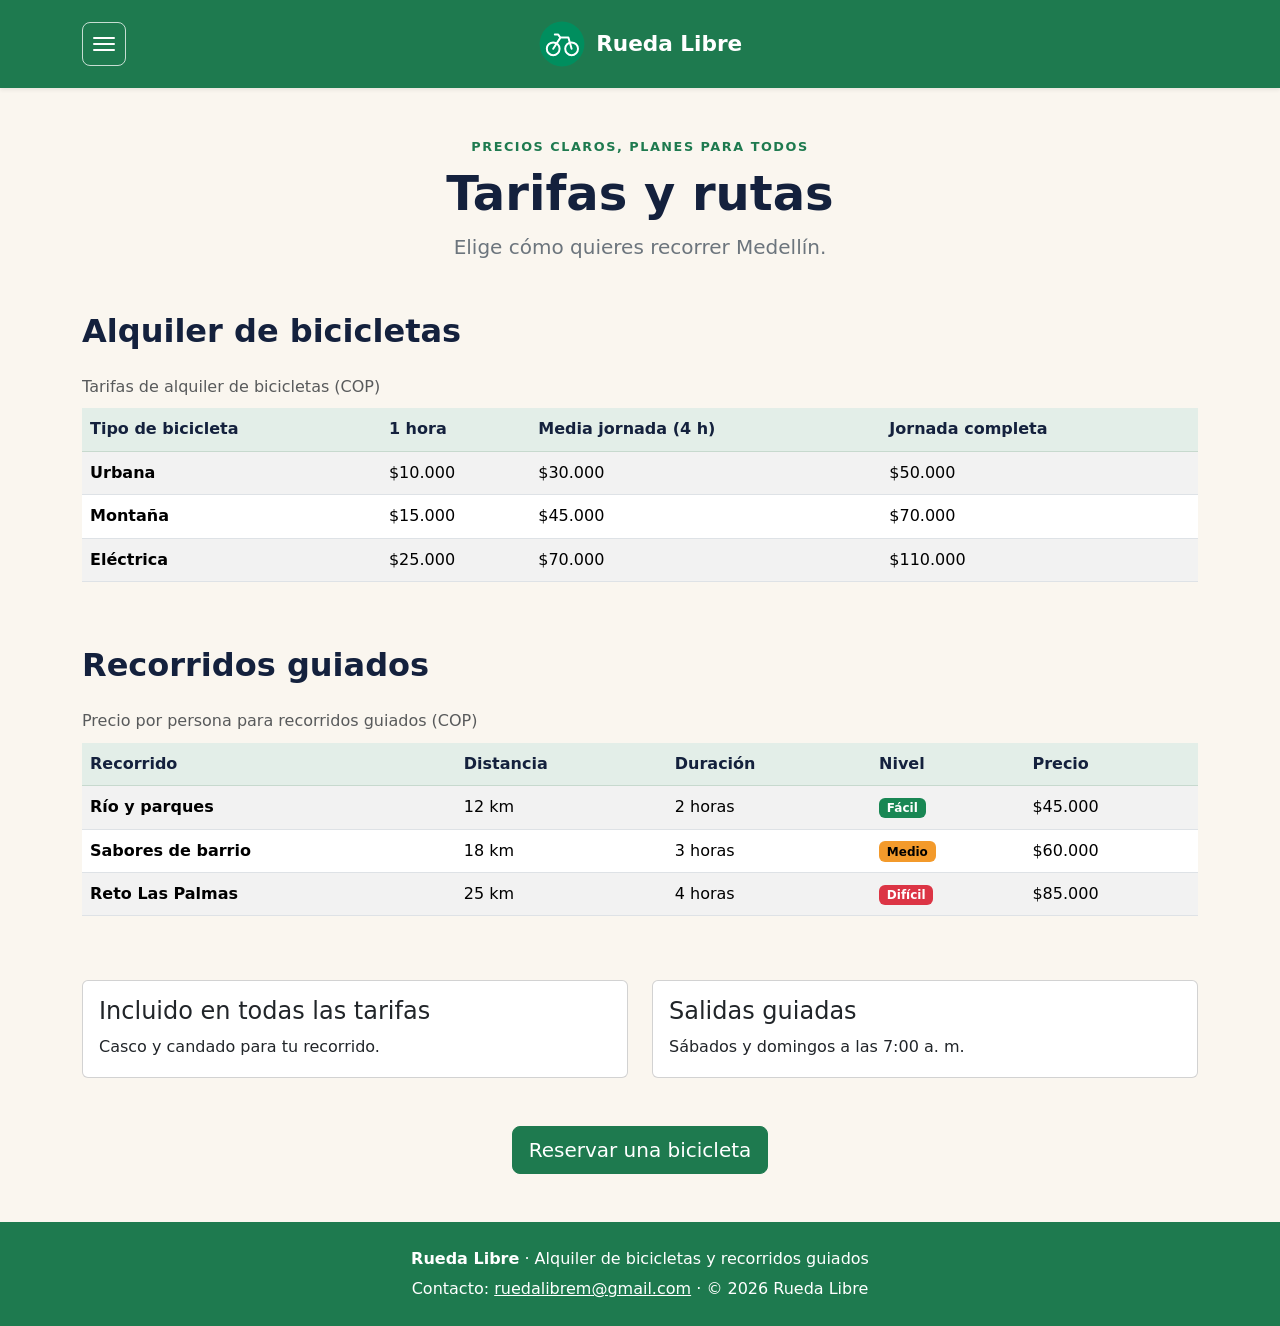
<file: paginas/tarifas.html>
<!DOCTYPE html>
<html lang="es">
<head>
    <meta charset="UTF-8">
    <meta name="viewport" content="width=device-width, initial-scale=1">
    <title>Tarifas y rutas | Rueda Libre</title>
    <link href="https://cdn.jsdelivr.net/npm/bootstrap@5.3.8/dist/css/bootstrap.min.css" rel="stylesheet">
    <link rel="stylesheet" href="../bootstrap-theme.css">
</head>
<body>
    <a class="skip-link" href="#contenido-principal">Saltar al contenido principal</a>
    <nav class="navbar navbar-dark bg-primary sticky-top shadow-sm site-navbar" aria-label="Navegación principal">
        <div class="container">
            <a class="navbar-brand" href="../index.html"><img src="../img/logo.svg" alt="" width="42" height="42"><span>Rueda Libre</span></a>
            <details class="navbar-menu">
                <summary aria-controls="menuPrincipalLinks">
                    <span class="visually-hidden">Abrir o cerrar el menú de navegación</span>
                    <span class="menu-icon" aria-hidden="true"><span></span><span></span><span></span></span>
                </summary>
                <ul class="navbar-nav" id="menuPrincipalLinks">
                <li class="nav-item"><a class="nav-link" href="../index.html">Inicio</a></li>
                <li class="nav-item"><a class="nav-link" href="contactanos.html">Contáctanos</a></li>
                <li class="nav-item"><a class="nav-link" href="reservas.html">Reservas</a></li>
                <li class="nav-item"><a class="nav-link active" aria-current="page" href="tarifas.html">Tarifas y rutas</a></li>
                </ul>
            </details>
        </div>
    </nav>
    <main class="container py-5" id="contenido-principal" tabindex="-1">
        <header class="text-center mb-5">
            <p class="eyebrow mb-2">Precios claros, planes para todos</p>
            <h1 class="display-5 fw-bold">Tarifas y rutas</h1>
            <p class="lead text-secondary">Elige cómo quieres recorrer Medellín.</p>
        </header>
        <section class="mb-5" aria-labelledby="tarifas-title">
            <h2 class="section-title mb-3" id="tarifas-title">Alquiler de bicicletas</h2>
            <div class="table-responsive">
                <table class="table table-striped table-hover align-middle">
                    <caption class="caption-top">Tarifas de alquiler de bicicletas (COP)</caption>
                    <thead class="table-primary"><tr><th scope="col">Tipo de bicicleta</th><th scope="col">1 hora</th><th scope="col">Media jornada (4 h)</th><th scope="col">Jornada completa</th></tr></thead>
                    <tbody>
                        <tr><th scope="row">Urbana</th><td>$10.000</td><td>$30.000</td><td>$50.000</td></tr>
                        <tr><th scope="row">Montaña</th><td>$15.000</td><td>$45.000</td><td>$70.000</td></tr>
                        <tr><th scope="row">Eléctrica</th><td>$25.000</td><td>$70.000</td><td>$110.000</td></tr>
                    </tbody>
                </table>
            </div>
        </section>
        <section class="mb-5" id="recorridos" aria-labelledby="routes-title">
            <h2 class="section-title mb-3" id="routes-title">Recorridos guiados</h2>
            <div class="table-responsive">
                <table class="table table-striped table-hover align-middle">
                    <caption class="caption-top">Precio por persona para recorridos guiados (COP)</caption>
                    <thead class="table-primary"><tr><th scope="col">Recorrido</th><th scope="col">Distancia</th><th scope="col">Duración</th><th scope="col">Nivel</th><th scope="col">Precio</th></tr></thead>
                    <tbody>
                        <tr><th scope="row">Río y parques</th><td>12 km</td><td>2 horas</td><td><span class="badge text-bg-success">Fácil</span></td><td>$45.000</td></tr>
                        <tr><th scope="row">Sabores de barrio</th><td>18 km</td><td>3 horas</td><td><span class="badge text-bg-warning">Medio</span></td><td>$60.000</td></tr>
                        <tr><th scope="row">Reto Las Palmas</th><td>25 km</td><td>4 horas</td><td><span class="badge text-bg-danger">Difícil</span></td><td>$85.000</td></tr>
                    </tbody>
                </table>
            </div>
        </section>
        <div class="row g-4">
            <section class="col-12 col-md-6">
                <div class="card h-100">
                    <div class="card-body">
                        <h2 class="h4 card-title">Incluido en todas las tarifas</h2>
                        <p class="card-text">Casco y candado para tu recorrido.</p>
                    </div>
                </div>
            </section>
            <section class="col-12 col-md-6">
                <div class="card h-100">
                    <div class="card-body">
                        <h2 class="h4 card-title">Salidas guiadas</h2>
                        <p class="card-text">Sábados y domingos a las 7:00 a. m.</p>
                    </div>
                </div>
            </section>
        </div>
        <div class="text-center mt-5"><a class="btn btn-primary btn-lg" href="reservas.html">Reservar una bicicleta</a></div>
    </main>
    <footer class="site-footer py-4"><div class="container text-center"><p class="mb-1"><strong>Rueda Libre</strong> · Alquiler de bicicletas y recorridos guiados</p><p class="mb-0">Contacto: <a href="mailto:ruedalibrem@gmail.com">ruedalibrem@gmail.com</a> · © 2026 Rueda Libre</p></div></footer>
</body>
</html>
</file>
<file: carousel.css>
.three-d-carousel {
    position: relative;
    display: grid;
    height: clamp(25rem, 55vw, 36rem);
    place-items: center;
    overflow: hidden;
    padding-bottom: 3.75rem;
    background: var(--fondo, #faf6ef);
    perspective: 1400px;
}

.three-d-track {
    position: absolute;
    inset: 0 0 3.75rem;
    transform-style: preserve-3d;


}

.three-d-slide {
    position: absolute;
    top: 50%;
    left: 50%;
    display: flex;
    width: min(76vw, 35rem);
    height: min(29rem, calc(100% - 1rem));
    flex-direction: column;
    overflow: hidden;
    transform-style: preserve-3d;
    backface-visibility: hidden;
    transition: transform 650ms cubic-bezier(0.2, 0.75, 0.25, 1), opacity 650ms ease, filter 650ms ease;
}

.three-d-promo-slide {
    border-color: rgba(184, 19, 19, 0.16);
    background: #fff;
    box-shadow: 0 1.25rem 3rem rgba(0, 0, 0, 0.5);
}

.three-d-promo-image {
    width: 100%;
    height: 68%;
    flex: 0 0 68%;
    padding: 1rem;
    object-fit: contain;
    border-radius: 0;
    background: #f1eee6;
    filter: hue-rotate(-67deg) brightness(var(--carousel-brightness, 1));
}

.three-d-promo-slide .card-body {
    display: flex;
    flex-direction: column;
    align-items: flex-start;
    padding: 1rem 1.25rem;
}

.three-d-promo-slide .card-title {
    margin: 0 0 0.75rem;
    color: var(--site-ink, #14213d);
}

.three-d-promo-slide .btn {
    margin-top: auto;
}

.three-d-slide img:hover {
    transform: none;
    box-shadow: none;
}

.three-d-controls {
    position: absolute;
    z-index: 20;
    bottom: 0.65rem;
    left: 50%;
    display: flex;
    align-items: center;
    justify-content: center;
    gap: 1rem;
    transform: translateX(-50%);
}

.three-d-button {
    display: grid;
    width: 2.75rem;
    height: 2.75rem;
    place-items: center;
    padding: 0 0 0.2rem;
    border: 1px solid rgba(255, 255, 255, 0.55);
    border-radius: 50%;
    color: #fff;
    background: var(--bs-primary, #1e7a4f);
    font: inherit;
    font-size: 2rem;
    line-height: 1;
    cursor: pointer;
    transition: background-color 180ms ease, transform 180ms ease;
}

.three-d-button:hover {
    background: var(--bs-primary, #1e7a4f);
    transform: scale(1.08);
}

.three-d-button:focus-visible {
    outline: 3px solid #fff;
    outline-offset: 3px;
}

.three-d-count {
    min-width: 3rem;
    color: #fff;
    font-variant-numeric: tabular-nums;
    text-align: center;
}

.three-d-carousel.bike-carousel {
    height: clamp(19rem, 36vw, 24rem);
    max-width: 32rem;
    margin-inline: auto;
}

.three-d-carousel.bike-carousel .three-d-count {
    color: var(--primario, #1e7a4f);
}

.three-d-bike-slide {
    width: min(72vw, 22rem);
    height: min(18rem, calc(100% - 0.5rem));
    overflow: visible;
}

.three-d-bike-slide .bike-option {
    height: 100%;
}

.three-d-bike-slide .bike-option-content {
    height: 100%;
    border-color: rgba(255, 255, 255, 0.7);
    box-shadow: 0 1rem 2rem rgba(0, 0, 0, 0.35);
}

.three-d-bike-slide .bike-option-image {
    height: 100%;
    padding: 0.65rem;
    object-fit: contain;
    background: #f1eee6;
    filter: brightness(var(--carousel-brightness, 1));
}

.three-d-bike-slide .bike-option-input:checked + .visually-hidden + .bike-option-content {
    border-color: var(--bs-primary);
    box-shadow: 0 0 0 0.2rem rgba(var(--bs-primary-rgb), 0.45), 0 1rem 2rem rgba(0, 0, 0, 0.4);
}

.three-d-bike-slide .bike-option-input:focus-visible + .visually-hidden + .bike-option-content {
    outline: 3px solid rgba(var(--bs-primary-rgb), 0.7);
    outline-offset: 3px;
}

@media (max-width: 575.98px) {
    .three-d-carousel {
        height: 25rem;
    }

    .three-d-slide {
        width: min(78vw, 31rem);
    }

    .three-d-promo-slide .card-body {
        padding: 0.75rem 1rem;
    }
}

@media (prefers-reduced-motion: reduce) {
    .three-d-slide,
    .three-d-button {
        transition-duration: 0.01ms;
    }
}
</file>
<file: style.css>
html {
    scroll-behavior: smooth;
}

:root {
    --primario: #1e7a4f;
    --primario-oscuro: #165e3d;
    --texto: #14213d;
    --texto-suave: #5b6470;
    --fondo: #faf6ef;
    --fondo-claro: #f1eee6;
    --acento: #f39a2b;
    --exito: #1e7a4f;
    --error: #d64545;
    --borde: #e0e0e0;
}

* {
    box-sizing: border-box;
}

body {
    margin: 0;
    font-family: 'Segoe UI', Tahoma, Geneva, Verdana, sans-serif;
    line-height: 1.65;
    color: var(--texto);
    background: var(--fondo);
}

body > :where(:not(nav):not(footer)) {
    max-width: 960px;
    margin-left: auto;
    margin-right: auto;
    padding-left: 24px;
    padding-right: 24px;
    background: var(--fondo);
}

body > nav + * {
    padding-top: 32px;
    margin-top: 0;
}

.skip-link {
    position: fixed;
    z-index: 2000;
    top: 0.5rem;
    left: 0.5rem;
    width: auto;
    max-width: none;
    margin: 0;
    padding: 0.75rem 1rem;
    transform: translateY(-160%);
    border-radius: 0.5rem;
    color: #fff;
    background: var(--primario-oscuro);
}

.skip-link:focus {
    transform: translateY(0);
    color: #fff;
}

/* Navegación */
nav:not(.navbar) {
    position: sticky;
    top: 0;
    z-index: 100;
    display: flex;
    flex-wrap: wrap;
    justify-content: center;
    gap: 10px;
    padding: 14px 16px;
    background: var(--primario);
    box-shadow: 0 3px 12px rgba(0, 0, 0, 0.15);
}

nav:not(.navbar) a {
    padding: 10px 22px;
    color: var(--fondo);
    background: transparent;
    border: 2px solid transparent;
    border-radius: 999px;
    text-decoration: none;
    font-weight: 700;
    transition: all 0.25s ease;
}

nav:not(.navbar) a:hover,
nav:not(.navbar) a:focus-visible {
    color: var(--primario);
    background: var(--fondo);
    transform: translateY(-3px);
    box-shadow: 0 6px 14px rgba(0, 0, 0, 0.25);
    outline: none;
}

nav:not(.navbar) a.activo {
    color: var(--fondo);
    background: var(--primario-oscuro);
    border-color: var(--fondo);
}

/* Encabezados */
h1 {
    margin: 0.4rem 0 1rem;
    font-size: clamp(2rem, 5vw, 2.8rem);
    color: var(--texto);
    text-align: center;
}

.encabezado-pagina {
    display: grid;
    grid-template-columns: minmax(0, 1fr);
    justify-items: center;
    text-align: center;
}

body > .encabezado-pagina {
    width: 100%;
    max-width: none;
    margin-left: 0;
    margin-right: 0;
}

.encabezado-pagina > p {
    width: 100%;
}

.encabezado-pagina img {
    margin-left: auto;
    margin-right: auto;
}

.encabezado-pagina h1 {
    width: 100%;
}

h2 {
    margin: 2rem 0 1rem;
    padding-left: 14px;
    border-left: 5px solid var(--acento);
    font-size: 1.6rem;
}

h3 {
    margin: 1.4rem 0 0.8rem;
    color: var(--primario);
    font-size: 1.25rem;
}

h4 {
    margin: 1.2rem 0 0.5rem;
}

p {
    margin: 0.8rem 0;
}


img[alt*="logo"],
img[alt="logo Rueda Libre"],
img[alt=""] {
    display: block;
    margin: 0 auto 1.5rem auto;
    max-height: 160px;
    width: auto;
    object-fit: contain;
}

img {
    max-width: 100%;
    height: auto;
    border-radius: 8px;
    transition: transform 0.35s ease, box-shadow 0.35s ease;
}

img[src$="logo.svg"],
img[src$="alquiler.svg"],
img[src$="taller.svg"],
img[src$="recorridos.svg"] {
    filter: hue-rotate(-67deg);
}

img:hover {
    transform: scale(1.03);
    box-shadow: 0 6px 18px rgba(20, 33, 61, 0.2);
}

/* Listas */
ul:not(.navbar-nav),
ol {
    padding-left: 0;
    margin: 1rem 0;
    list-style: none;
}

ol {
    counter-reset: paso;
}

ul:not(.navbar-nav) li,
ol li {
    position: relative;
    margin: 8px 0;
    padding: 12px 16px 12px 48px;
    background: var(--fondo-claro);
    border-left: 4px solid var(--primario);
    border-radius: 4px;
    transition: transform 0.25s ease, box-shadow 0.25s ease;
}

ul:not(.navbar-nav) li:hover,
ol li:hover {
    transform: translateX(6px);
    background: var(--fondo);
    box-shadow: 0 6px 18px rgba(20, 33, 61, 0.12);
}

ol li::before {
    content: counter(paso);
    counter-increment: paso;
    position: absolute;
    left: 12px;
    top: 50%;
    transform: translateY(-50%);
    width: 26px;
    height: 26px;
    line-height: 26px;
    text-align: center;
    border-radius: 50%;
    background: var(--primario);
    color: #fff;
    font-weight: 700;
    font-size: 0.85rem;
}

ul:not(.navbar-nav) li::before {
    content: "✓";
    position: absolute;
    left: 12px;
    top: 50%;
    transform: translateY(-50%);
    width: 26px;
    height: 26px;
    line-height: 26px;
    text-align: center;
    border-radius: 50%;
    background: var(--exito);
    color: #fff;
    font-weight: bold;
    font-size: 0.85rem;
}


table {
    width: 100% !important;
    margin: 0 !important;
    border-collapse: separate !important;
    border-spacing: 0 !important;
    border-radius: 12px !important;
    overflow: hidden !important;
    box-shadow: 0 4px 15px rgba(20, 33, 61, 0.14) !important;
    background: #fff !important;
}

.tabla-contenedor {
    max-width: 100%;
    margin: 2rem 0;
    padding-left: 0;
    padding-right: 0;
    overflow-x: auto;
}

.tabla-contenedor table {
    min-width: 600px;
}

caption {
    padding: 14px 10px !important;
    font-weight: 700 !important;
    font-size: 1.1rem !important;
    color: var(--primario) !important;
    caption-side: top !important;
    text-align: center !important;
    margin-bottom: 0.5rem !important;
}

th {
    background: var(--primario) !important;
    color: #ffffff !important;
    text-align: center !important;
    font-weight: 700 !important;
    padding: 16px 14px !important;
    font-size: 1rem !important;
    letter-spacing: 0.3px !important;
}

td {
    padding: 14px 16px !important;
    text-align: center !important;
    border-bottom: 1px solid var(--borde) !important;
    vertical-align: middle !important;
}

tbody tr {
    transition: background-color 0.25s ease, transform 0.2s ease !important;
}

tbody tr:nth-child(even) {
    background-color: var(--fondo-claro) !important;
}

tbody tr:last-child td {
    border-bottom: none !important;
}

tbody tr:hover {
    background-color: rgba(30, 122, 79, 0.08) !important;
    transform: scale(1.01) !important;
}

/* Definiciones */
dl {
    margin: 1rem 0;
    padding: 20px;
    background: var(--fondo-claro);
    border-left: 5px solid var(--primario);
    border-radius: 6px;
}

dt {
    font-weight: 700;
    color: var(--primario);
    margin-top: 0.8rem;
}

dt:first-child {
    margin-top: 0;
}

dd {
    margin: 0 0 0.4rem;
    color: var(--texto-suave);
}

/* Formularios */
form {
    max-width: 720px;
    margin: 2rem auto;
    padding: 28px 32px;
    background: var(--fondo-claro);
    border-radius: 14px;
    box-shadow: 0 4px 20px rgba(20, 33, 61, 0.12);
}

form div {
    margin-bottom: 20px;
}

.fila {
    display: grid;
    grid-template-columns: 1fr 1fr;
    gap: 20px;
}

.fila > div {
    margin-bottom: 0;
}

label {
    display: block;
    margin-bottom: 6px;
    font-weight: 600;
    color: var(--primario-oscuro);
}

input[type="text"],
input[type="tel"],
input[type="email"],
input[type="number"],
input[type="date"],
input[type="time"],
select,
textarea {
    width: 100%;
    padding: 12px 16px;
    font: inherit;
    background: #fff;
    border: 2px solid var(--borde);
    border-radius: 8px;
    transition: border-color 0.2s ease, box-shadow 0.2s ease;
}

input:hover,
select:hover,
textarea:hover {
    border-color: var(--primario);
}

input:focus,
select:focus,
textarea:focus {
    outline: none;
    border-color: var(--primario);
    box-shadow: 0 0 0 4px rgba(30, 122, 79, 0.2);
}

input:user-invalid:not(:placeholder-shown),
textarea:user-invalid:not(:placeholder-shown),
select:user-invalid:not(:placeholder-shown) {
    border-color: var(--error);
}

input:user-valid:not(:placeholder-shown),
textarea:user-valid:not(:placeholder-shown),
select:user-valid:not(:placeholder-shown) {
    border-color: var(--exito);
}

input[type="radio"] {
    accent-color: var(--primario);
    width: 1.1rem;
    height: 1.1rem;
    cursor: pointer;
    margin-right: 6px;
}

.radio-opciones label {
    display: inline-flex;
    align-items: center;
    margin-right: 18px;
    font-weight: normal;
    cursor: pointer;
}

.radio-opciones label:first-child {
    display: block;
    margin-bottom: 8px;
    font-weight: 600;
}

button {
    padding: 14px 32px;
    font: inherit;
    font-weight: 700;
    color: #fff;
    background: var(--primario);
    border: 0;
    border-radius: 999px;
    cursor: pointer;
    transition: all 0.25s ease;
}

button:hover {
    background: var(--primario-oscuro);
    transform: translateY(-3px);
    box-shadow: 0 6px 18px rgba(20, 33, 61, 0.2);
}

button:active {
    transform: translateY(0);
    box-shadow: 0 2px 8px rgba(20, 33, 61, 0.15);
}

/* Servicios */
.servicios {
    display: grid;
    grid-template-columns: repeat(auto-fit, minmax(280px, 1fr));
    gap: 24px;
    padding: 1rem 0 2rem;
}

.imagenes-encuentranos {
    display: flex;
    flex-wrap: wrap;
    justify-content: center;
    gap: 24px;
    margin: 1.5rem 0;
}

.imagenes-encuentranos img {
    width: 400px;
    max-width: 100%;
}

.servicio {
    overflow: hidden;
    background: #fff;
    border: 1px solid var(--borde);
    border-radius: 14px;
    transition: transform 0.3s ease, box-shadow 0.3s ease, border-color 0.3s ease;
}

.servicio:hover {
    transform: translateY(-6px);
    box-shadow: 0 10px 25px rgba(20, 33, 61, 0.16);
    border-color: var(--primario);
}

.servicio img {
    width: 100%;
    height: 200px;
    object-fit: cover;
    border-radius: 0;
    transition: transform 0.5s ease;
}

.servicio:hover img {
    transform: scale(1.06);
}

.servicio h3 {
    margin: 0;
    padding: 18px 20px 8px;
}

.servicio p {
    margin: 0;
    padding: 0 20px 20px;
    color: var(--texto-suave);
}

/* Pie de página */
footer {
    margin-top: 3rem;
    padding: 24px 30px;
    text-align: center;
    color: #fff;
    background: var(--primario);
}

footer a {
    color: #fff;
    text-decoration: underline;
    transition: color 0.2s ease;
}

footer a:hover {
    color: #b8c8ff;
}

/* Responsividad */
@media (max-width: 600px) {
    .fila {
        grid-template-columns: 1fr;
    }

    body > :where(:not(nav):not(footer)) {
        padding-left: 16px;
        padding-right: 16px;
    }

    th,
    td {
        padding: 12px 8px;
        font-size: 0.85rem;
    }

    table {
        margin: 1.5rem 0;
    }

    form {
        padding: 20px;
        margin-left: 12px;
        margin-right: 12px;
    }

    nav {
        gap: 6px;
        padding: 10px 12px;
    }

    nav a {
        padding: 8px 16px;
        font-size: 0.9rem;
    }

    .servicios {
        grid-template-columns: 1fr;
    }
}

@media (prefers-reduced-motion: reduce) {
    *,
    *::before,
    *::after {
        animation-duration: 0.01ms !important;
        transition-duration: 0.01ms !important;
        scroll-behavior: auto !important;
    }
}
</file>
